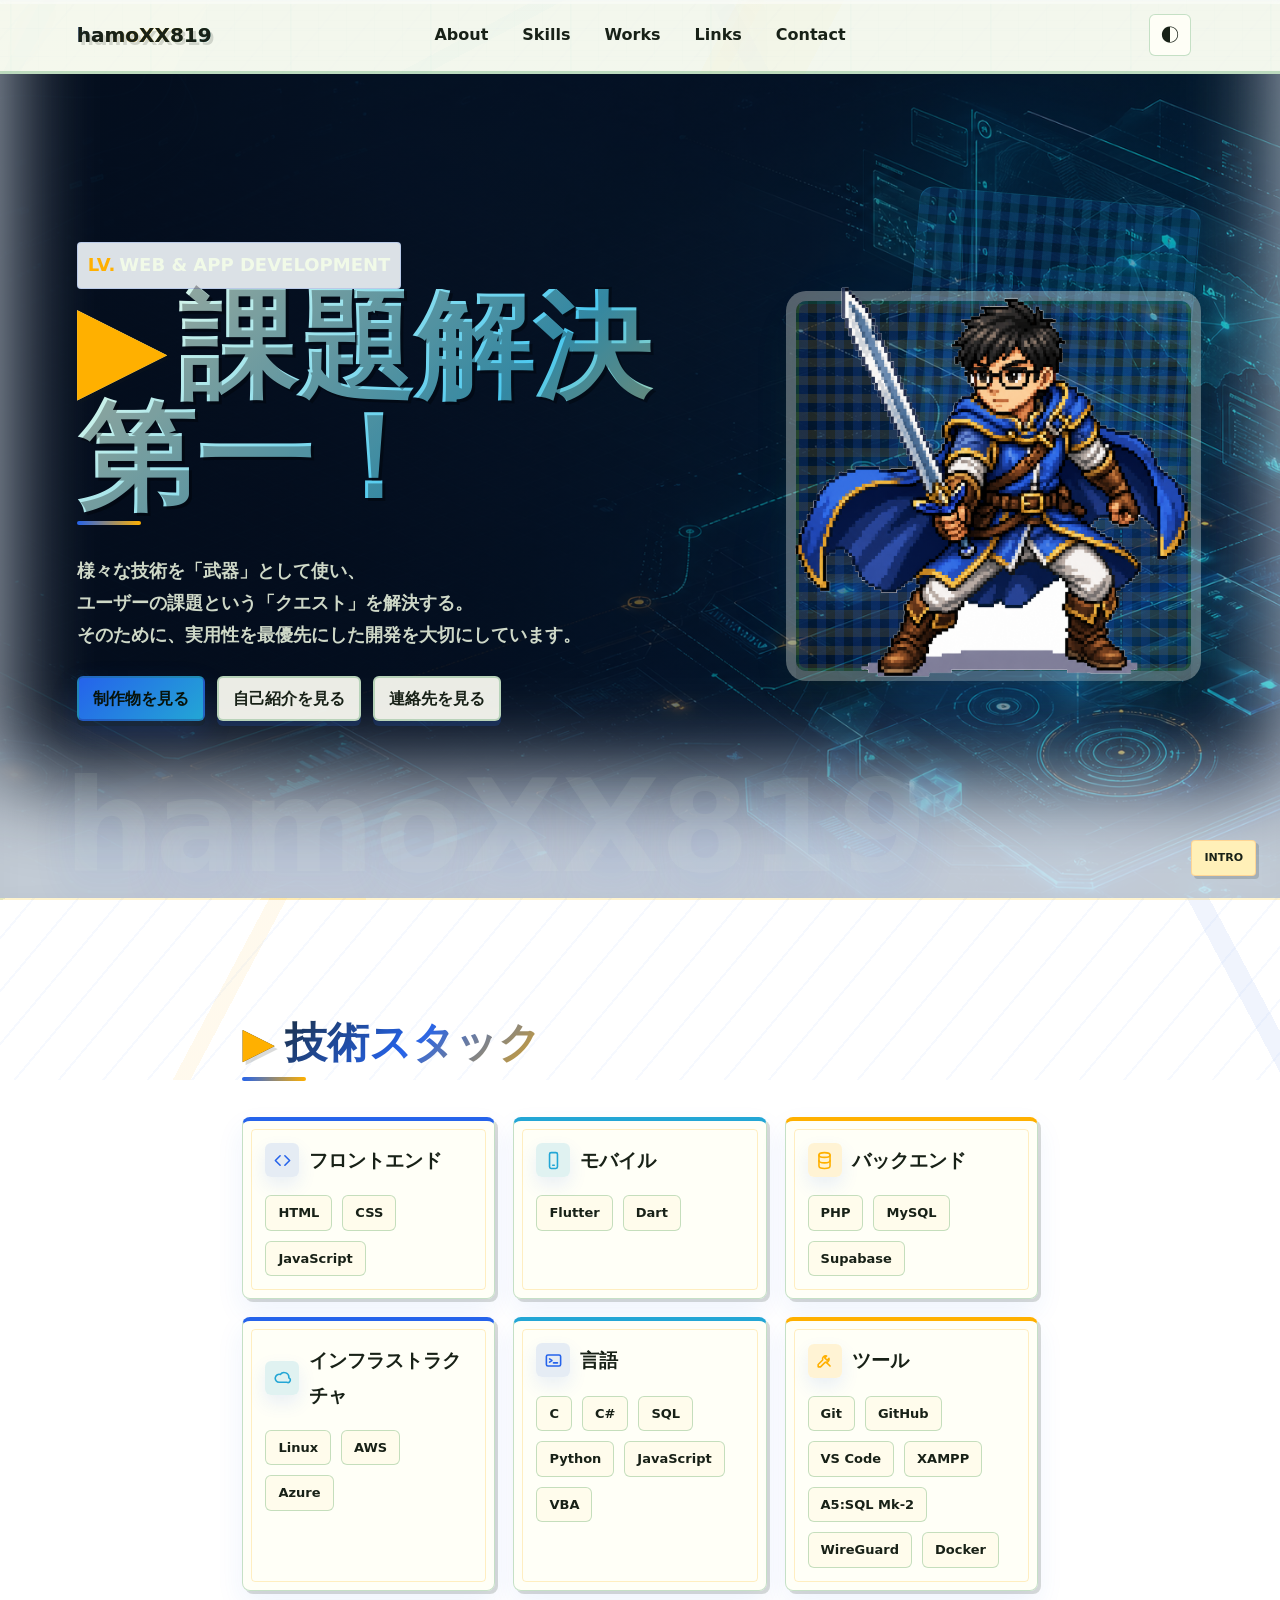
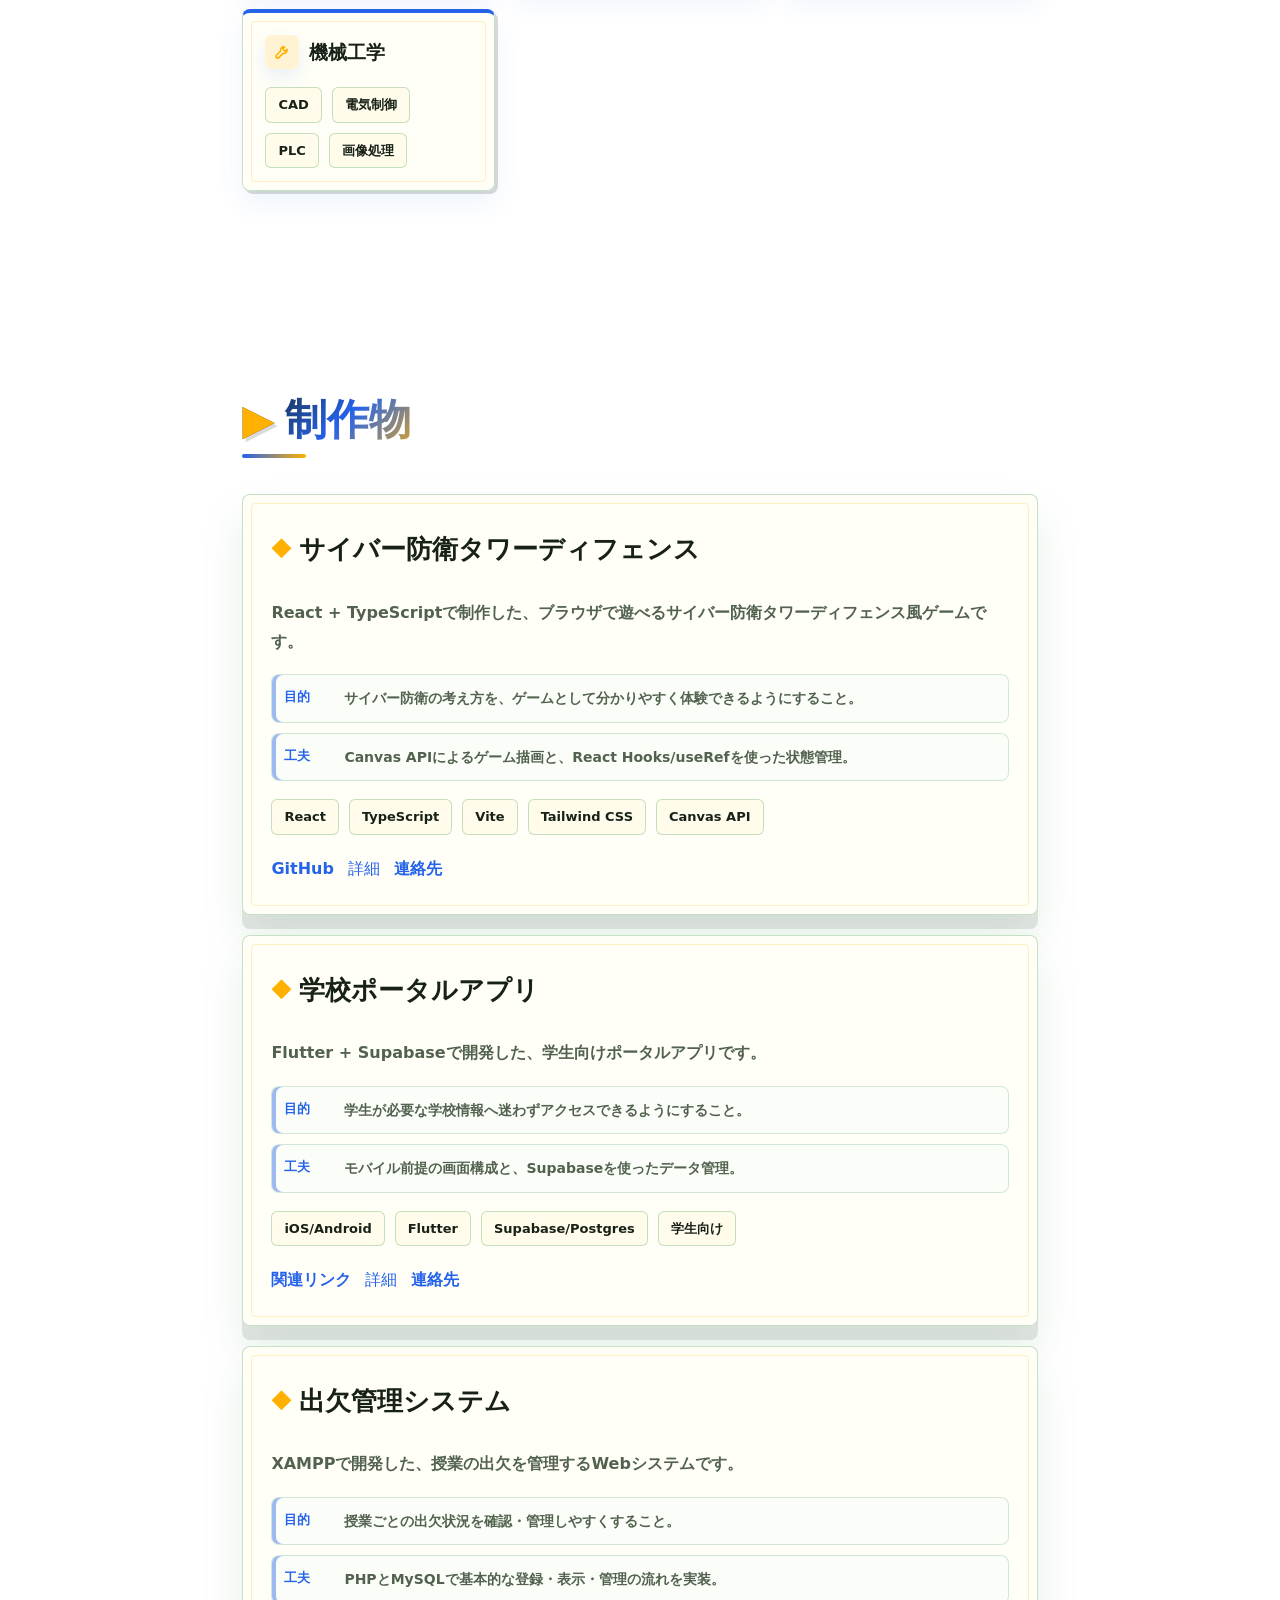
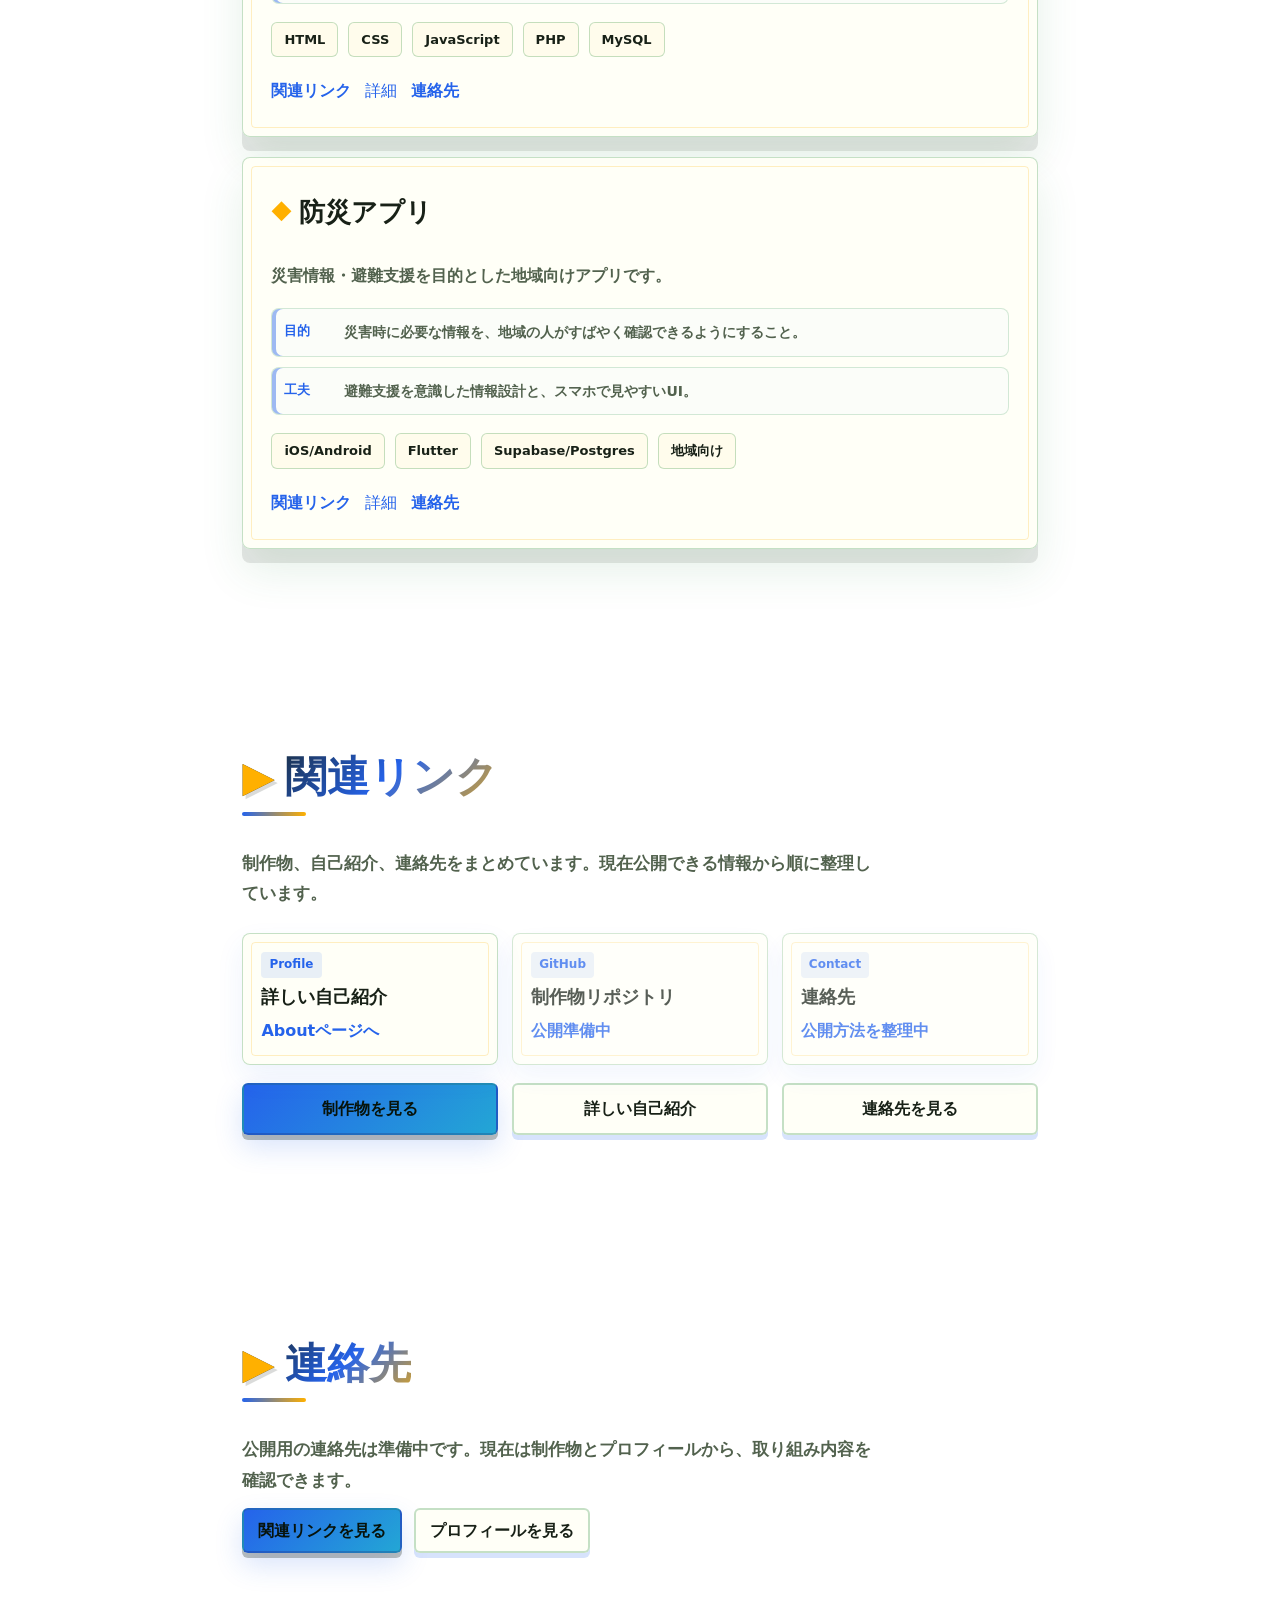
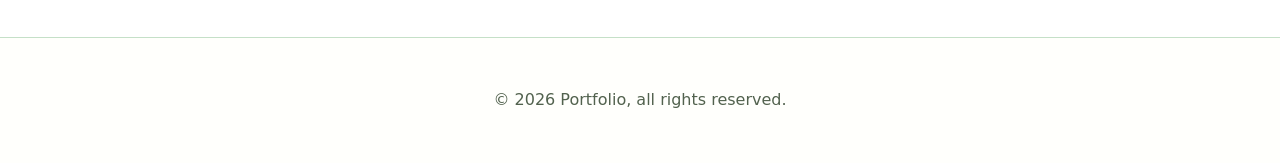
<file: index.html>
<!DOCTYPE html>
<html lang="ja">
<head>
  <meta charset="UTF-8">
  <meta name="viewport" content="width=device-width, initial-scale=1.0">

  <!-- SEO -->
  <title>hamoXX819 | Web・アプリ開発ポートフォリオ</title>
  <meta name="description" content="hamoXX819のポートフォリオサイト。Flutter、Supabase、PHPなどを学びながら、課題解決を意識したWebアプリ・モバイルアプリ制作に取り組んでいます。">
  <meta name="keywords" content="hamoXX819,ポートフォリオ,Web開発,アプリ開発,Flutter,Supabase,PHP">
  <link rel="canonical" href="index.html">

  <!-- OGP -->
  <meta property="og:title" content="hamoXX819 | Web・アプリ開発ポートフォリオ">
  <meta property="og:description" content="課題解決を意識したWebアプリ・モバイルアプリ制作に取り組む、hamoXX819のポートフォリオサイト。">
  <meta property="og:type" content="website">
  <meta property="og:site_name" content="hamoXX819 Portfolio">
  <meta property="og:image" content="images/profile.svg">
  <meta property="og:image:alt" content="プロフィールイメージ">

  <!-- Twitter Card -->
  <meta name="twitter:card" content="summary_large_image">
  <meta name="twitter:title" content="hamoXX819 | Web・アプリ開発ポートフォリオ">
  <meta name="twitter:description" content="Flutter、Supabase、PHPなどを学びながら制作しているポートフォリオサイト。">
  <meta name="twitter:image" content="images/profile.svg">

  <script>
    (function () {
      try {
        const savedTheme = localStorage.getItem('theme');
        const hasSeenIntro = localStorage.getItem('introSplashSeen') === 'true';
        const prefersDark = window.matchMedia('(prefers-color-scheme: dark)').matches;
        document.documentElement.dataset.theme = savedTheme || (prefersDark ? 'dark' : 'light');
        document.documentElement.dataset.introSeen = hasSeenIntro ? 'true' : 'false';
      } catch (error) {
        document.documentElement.dataset.theme = 'light';
        document.documentElement.dataset.introSeen = 'false';
      }
    }());
  </script>

  <meta name="theme-color" content="#f7fbff">
  <link rel="preload" href="style.css" as="style" onload="this.rel='stylesheet'">
  <noscript><link rel="stylesheet" href="style.css"></noscript>
  <link rel="preload" href="images/hero-hud.png" as="image">
  <link rel="preload" href="script.js" as="script">

  <!-- Critical CSS: inline minimal styles for header/hero to reduce render-blocking -->
  <style>
    /* Critical above-the-fold styles */
    html{scroll-behavior:smooth}
    body{margin:0;font-family:"Hiragino Maru Gothic ProN","Yu Gothic","YuGothic","Noto Sans JP",system-ui,-apple-system,BlinkMacSystemFont,"Segoe UI",sans-serif;color:#182117;background:linear-gradient(118deg,rgba(255,255,255,.72) 0 12%,transparent 12% 42%,rgba(255,204,77,.2) 42% 48%,transparent 48%),linear-gradient(152deg,transparent 0 18%,rgba(35,166,213,.13) 18% 19%,transparent 19% 56%,rgba(47,143,70,.12) 56% 57%,transparent 57%),repeating-linear-gradient(0deg,transparent 0 9px,rgba(24,33,23,.045) 9px 10px),linear-gradient(180deg,#eef6ff 0%,#dff8ed 48%,#fff4cf 100%);background-attachment:fixed}
    html[data-theme="dark"] body{color:#f5ffe8;background:linear-gradient(118deg,rgba(76,201,240,.09) 0 12%,transparent 12% 42%,rgba(255,176,0,.12) 42% 48%,transparent 48%),linear-gradient(152deg,transparent 0 18%,rgba(76,201,240,.13) 18% 19%,transparent 19% 56%,rgba(99,224,111,.12) 56% 57%,transparent 57%),repeating-linear-gradient(0deg,transparent 0 9px,rgba(245,255,232,.045) 9px 10px),linear-gradient(180deg,#07111f 0%,#0b1f29 48%,#191334 100%);background-attachment:fixed}
    header{position:sticky;top:0;z-index:10;background:rgba(244,247,234,.86);backdrop-filter:blur(16px);border-bottom:3px solid rgba(47,143,70,.28);padding:12px 6%;display:grid;grid-template-columns:minmax(140px,1fr) auto minmax(140px,1fr);align-items:center}
    html[data-theme="dark"] header{background:rgba(23,24,31,.86);border-bottom-color:rgba(99,224,111,.34)}
    header h1{margin:0;font-size:20px;font-weight:900;color:#182117}
    html[data-theme="dark"] header h1{color:#f5ffe8}
    header h1 a{color:inherit;text-decoration:none}
    .header-actions{display:flex;gap:8px;margin-left:auto}
    nav{justify-self:center}
    .menu-toggle{display:none}
    .intro-splash{position:fixed;inset:0;z-index:100;display:grid;place-items:center;background:linear-gradient(rgba(37,99,235,.12) 1px,transparent 1px),linear-gradient(90deg,rgba(20,184,166,.1) 1px,transparent 1px),linear-gradient(118deg,rgba(255,255,255,.72) 0 12%,transparent 12% 42%,rgba(255,204,77,.2) 42% 48%,transparent 48%),linear-gradient(180deg,#eef6ff 0%,#dff8ed 48%,#fff4cf 100%);background-size:24px 24px,24px 24px,auto,auto}
    html[data-intro-seen="true"] .intro-splash{display:none}
    .intro-splash__title{font-size:clamp(34px,7vw,72px);font-weight:900;line-height:1.1;letter-spacing:0;color:#182117;text-shadow:3px 3px 0 rgba(24,33,23,.16)}
    .hero{position:relative;isolation:isolate;display:grid;grid-template-columns:minmax(0,1fr) minmax(260px,420px);gap:32px;align-items:center;max-width:none;min-height:calc(100vh - 76px);padding:72px max(24px,6%) 80px;overflow:hidden;background:linear-gradient(90deg,rgba(4,13,28,.9) 0%,rgba(4,13,28,.66) 42%,rgba(4,13,28,.28) 100%),url("images/hero-hud.png") center/cover no-repeat;color:#f5ffe8}
    .hero .hero-stage{position:absolute;left:max(18px,5%);right:max(18px,5%);bottom:18px;z-index:-1;max-width:none;margin:0;color:rgba(245,255,232,.08);font-size:128px;font-weight:900;line-height:.82;overflow-wrap:anywhere}
    .hero h2{font-size:118px;font-weight:900;line-height:.95;margin:0 0 18px;text-shadow:3px 3px 0 rgba(0,0,0,.32);background:linear-gradient(135deg,#f5ffe8 0%,#4cc9f0 58%,#ffd166 100%);-webkit-background-clip:text;background-clip:text;color:transparent}
    .hero p{color:rgba(245,255,232,.84)}
    .hero-visual img{width:100%;height:auto;border-radius:16px}
    .scroll-progress{position:fixed;top:0;left:0;width:100%;height:4px}
    @media(max-width:1000px){.hero h2{font-size:86px}.hero .hero-stage{font-size:92px}}
    @media(max-width:768px){.hero{grid-template-columns:1fr;gap:20px;padding:54px 6% 70px}.hero h2{font-size:68px}.hero-visual{max-width:360px;margin-inline:auto}.hero .hero-stage{font-size:72px}}
    @media(max-width:600px){.menu-toggle{display:flex}.hero{min-height:auto;padding-top:46px}.hero h2{font-size:48px}.hero .hero-stage{font-size:48px}}
    @media(max-width:600px){header{display:flex}}
  </style>
</head>
<body>

<div class="intro-splash" id="intro-splash" aria-hidden="true">
  <div class="intro-splash__inner">
    <p class="intro-splash__title">Hello, World!</p>
  </div>
</div>

<header>
  <h1><a href="index.html">hamoXX819</a></h1>

  <nav id="menu" role="navigation" aria-label="メインナビゲーション" aria-hidden="false">
    <a href="about.html">About</a>
    <a href="#skills">Skills</a>
    <a href="#works">Works</a>
    <a href="#links">Links</a>
    <a href="#contact">Contact</a>
  </nav>

  <div class="header-actions">
    <button class="theme-toggle" type="button" aria-label="ダークモードに切り替え" aria-pressed="false">◐</button>
    <button class="menu-toggle" aria-label="メニュー" aria-controls="menu" aria-expanded="false">
      <span></span>
      <span></span>
      <span></span>
    </button>
  </div>
</header>

<div class="scroll-progress" aria-hidden="true">
  <span id="scroll-progress-bar"></span>
</div>

<div class="scene-indicator" id="scene-indicator" aria-hidden="true">INTRO</div>

<main>
  <section class="hero" data-scene="intro">
    <p class="hero-stage" aria-hidden="true">hamoXX819</p>
    <div class="hero-copy">
      <p class="eyebrow">Web &amp; App Development</p>
      <h2>課題解決第一！</h2>
      <p>
        様々な技術を「武器」として使い、<br>
        ユーザーの課題という「クエスト」を解決する。<br>
        そのために、実用性を最優先にした開発を大切にしています。<br>
      </p>
      <div class="hero-actions" aria-label="主要リンク">
        <a class="btn btn-primary" href="#works">制作物を見る</a>
        <a class="btn btn-ghost" href="about.html">自己紹介を見る</a>
        <a class="btn btn-ghost" href="#contact">連絡先を見る</a>
      </div>
    </div>
    <figure class="hero-visual">
      <img src="images/profile.svg" alt="プロフィールイメージ" decoding="async" fetchpriority="high" width="480" height="480">
    </figure>
  </section>

  <section id="skills" data-scene="skills">
    <h2>技術スタック</h2>
    <div class="skill-grid" data-card-list="skills"></div>
  </section>

  <section id="works" data-scene="works">
    <h2>制作物</h2>
    <div data-card-list="works" data-card-actions="true"></div>
  </section>

  <section id="links" data-scene="links">
    <h2>関連リンク</h2>
    <p class="section-lead">
      制作物、自己紹介、連絡先をまとめています。現在公開できる情報から順に整理しています。
    </p>
    <div class="link-list" aria-label="リンクの公開状況">
      <div class="link-item">
        <span class="link-item__label">Profile</span>
        <strong>詳しい自己紹介</strong>
        <a href="about.html">Aboutページへ</a>
      </div>
      <div class="link-item is-muted">
        <span class="link-item__label">GitHub</span>
        <strong>制作物リポジトリ</strong>
        <span>公開準備中</span>
      </div>
      <div class="link-item is-muted">
        <span class="link-item__label">Contact</span>
        <strong>連絡先</strong>
        <span>公開方法を整理中</span>
      </div>
    </div>
    <div class="link-actions">
      <a class="btn btn-primary" href="#works">制作物を見る</a>
      <a class="btn btn-ghost" href="about.html">詳しい自己紹介</a>
      <a class="btn btn-ghost" href="#contact">連絡先を見る</a>
    </div>
  </section>

  <section id="contact" data-scene="contact">
    <h2>連絡先</h2>
    <p class="section-lead">
      公開用の連絡先は準備中です。現在は制作物とプロフィールから、取り組み内容を確認できます。
    </p>
    <div class="contact-actions">
      <a class="btn btn-primary" href="#links">関連リンクを見る</a>
      <a class="btn btn-ghost" href="about.html">プロフィールを見る</a>
    </div>
  </section>
</main>

<footer>
  <p>© 2026 Portfolio, all rights reserved.</p>
</footer>

<script src="script.js" defer></script>

<!-- Modal for card details -->
<div id="card-modal" class="modal" role="dialog" aria-modal="true" aria-hidden="true">
  <div class="modal-overlay" data-close="true"></div>
  <div class="modal-dialog" role="document">
    <div class="modal-header">
      <h3 id="modal-title">Title</h3>
      <button class="modal-close" aria-label="閉じる">✕</button>
    </div>
    <div id="modal-body" class="modal-body">
      <p>詳細内容</p>
    </div>
  </div>
</div>

</body>
</html>
</file>
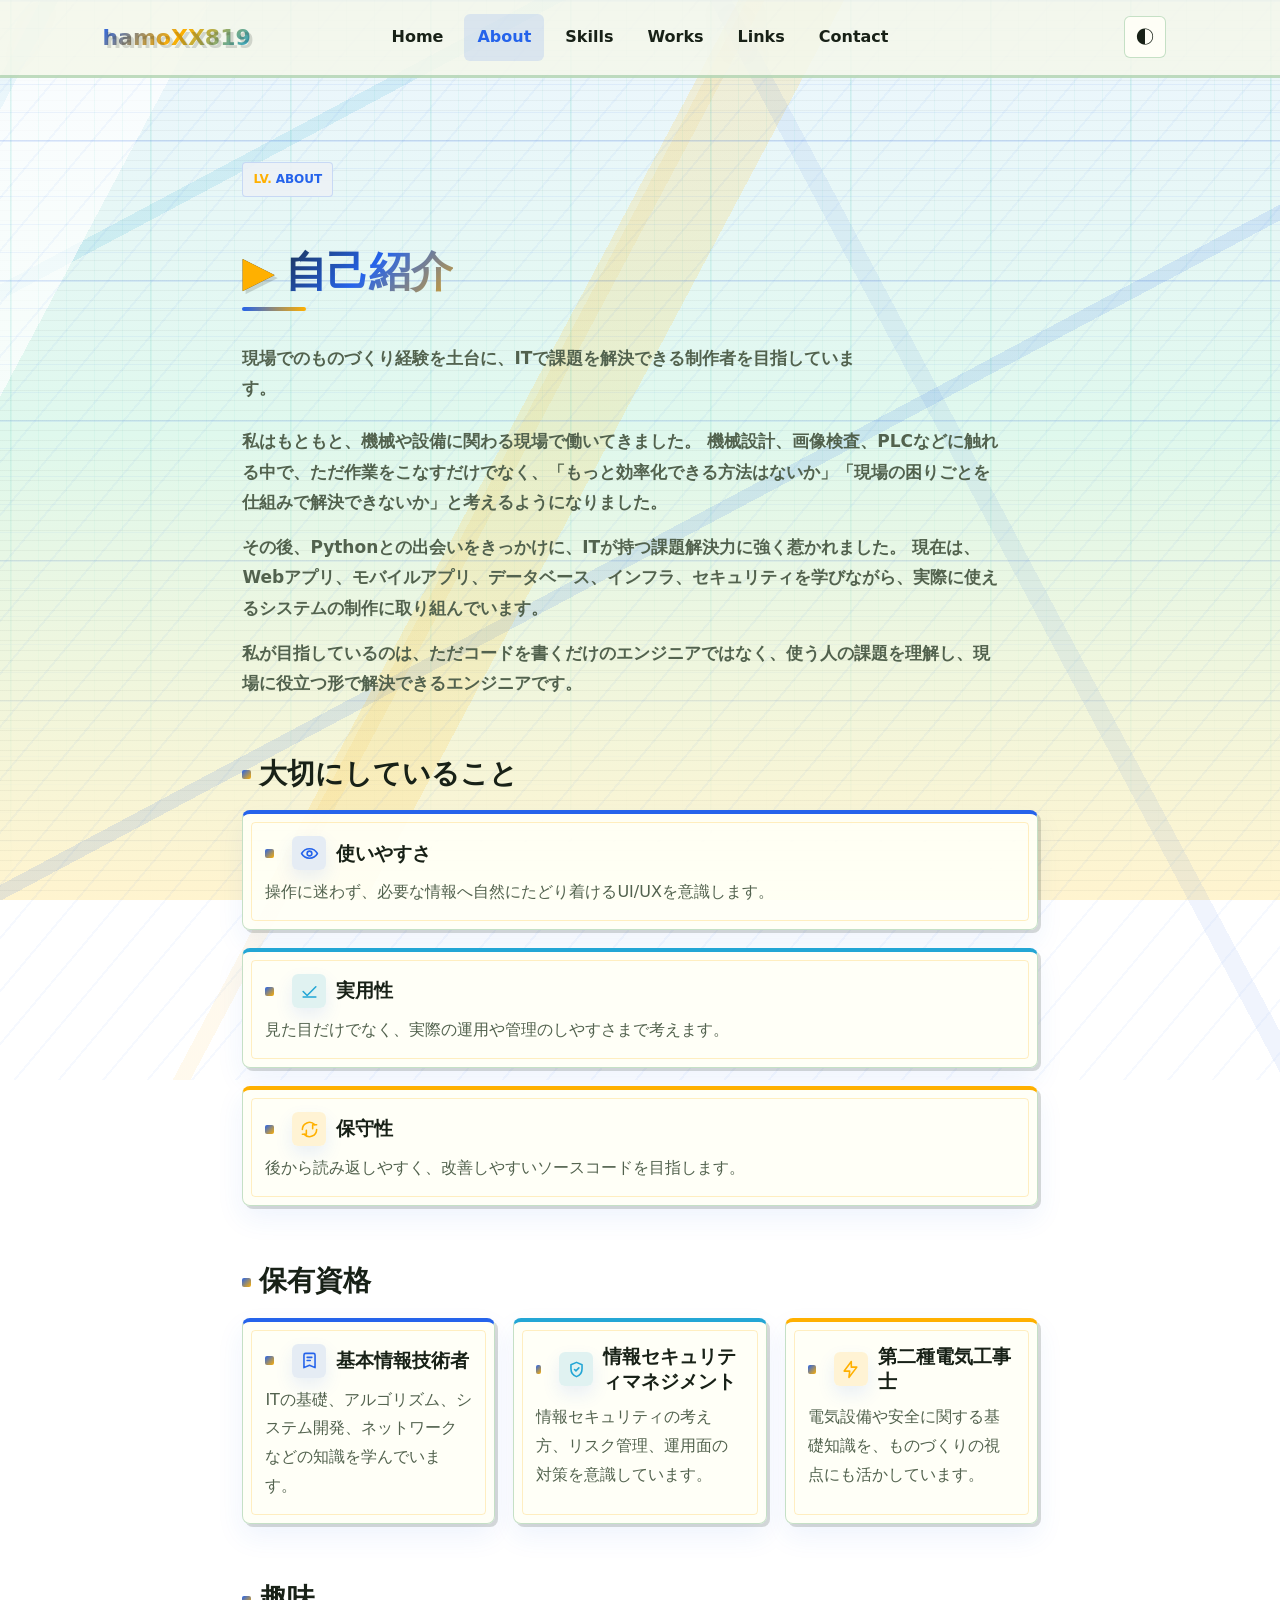
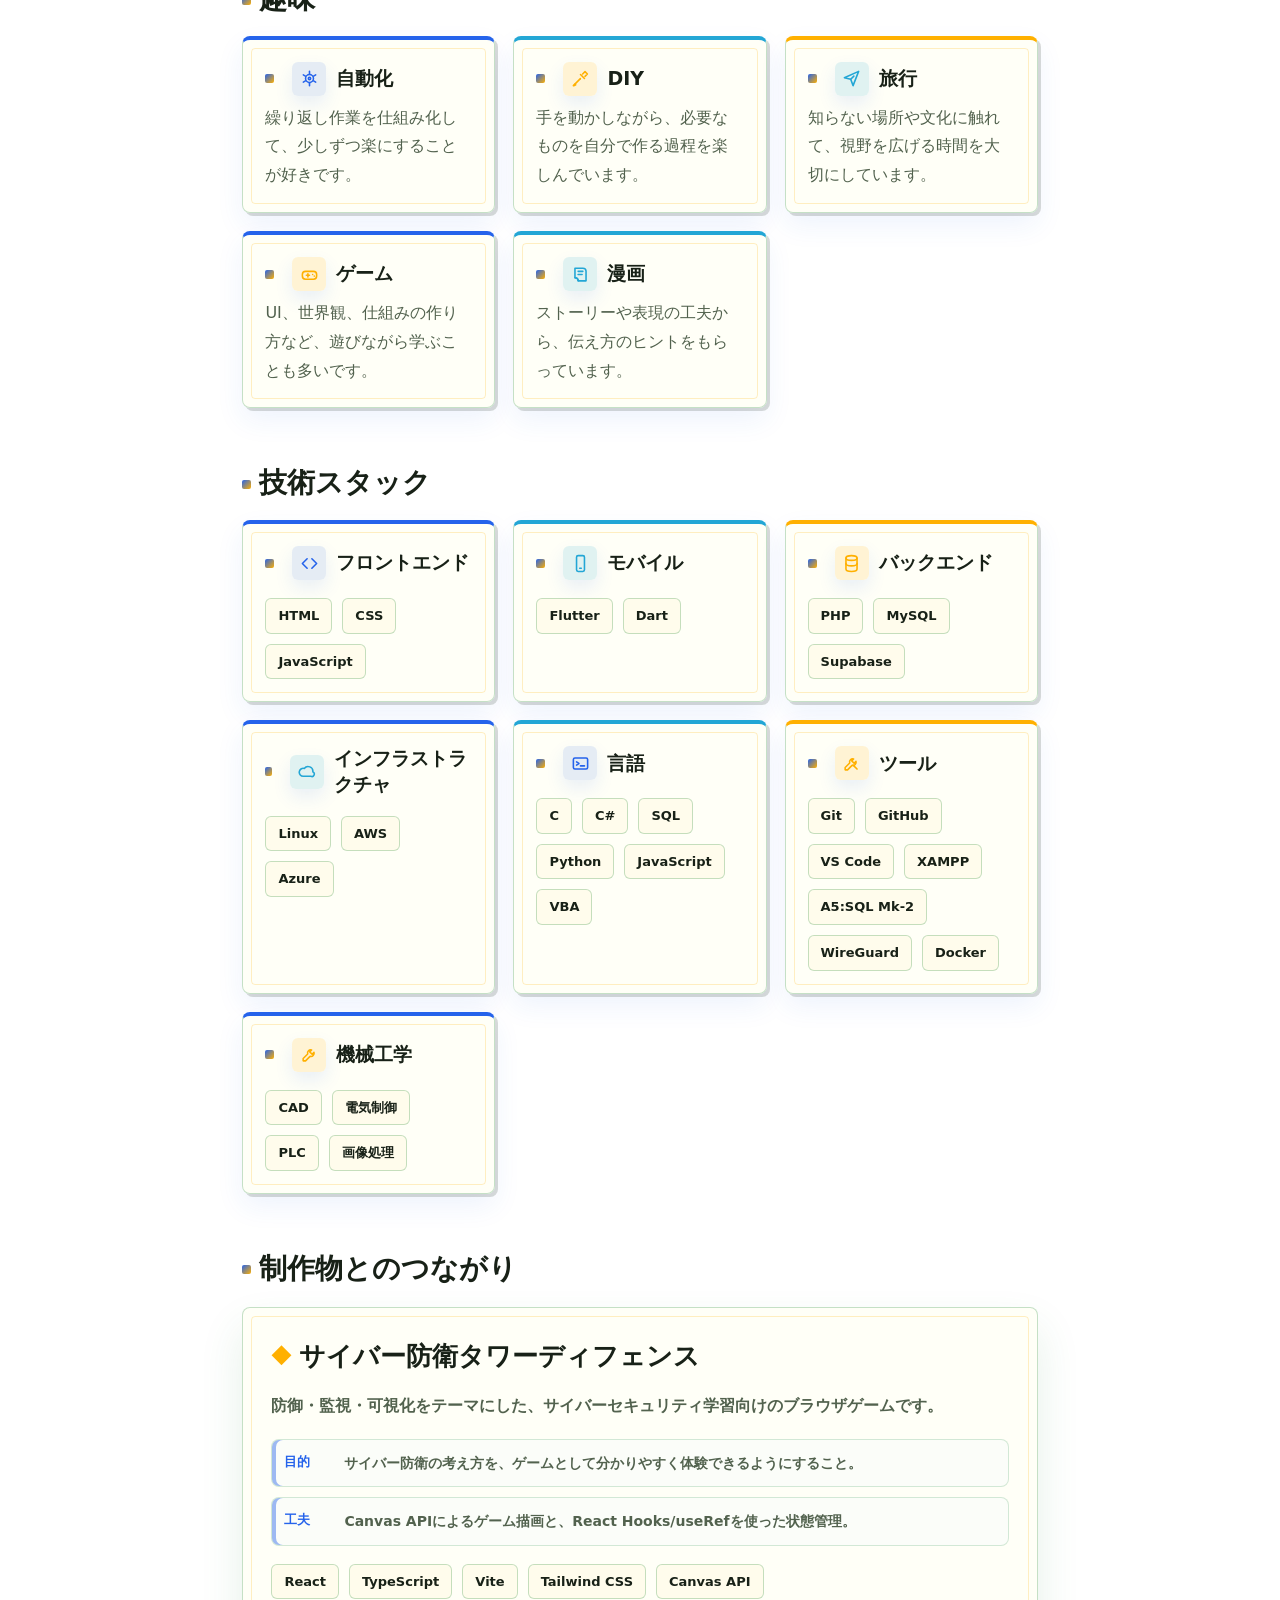
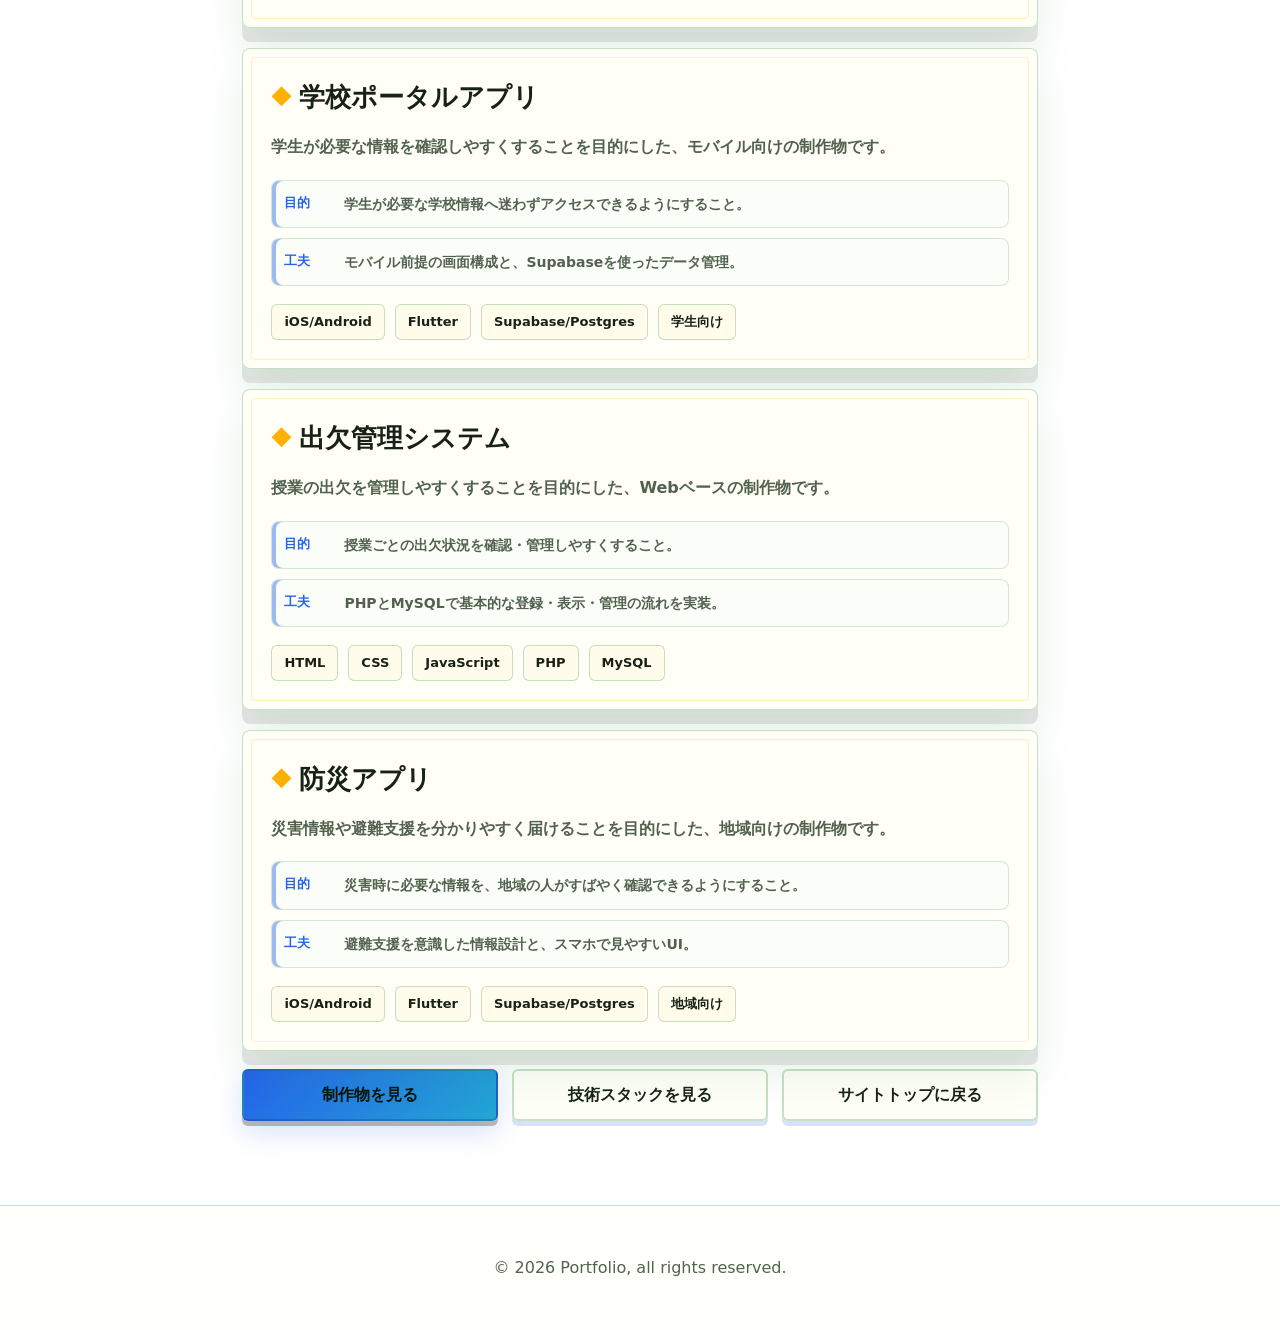
<file: about.html>
<!DOCTYPE html>
<html lang="ja">
<head>
  <meta charset="UTF-8">
  <meta name="viewport" content="width=device-width, initial-scale=1.0">
  <title>About | hamoXX819 ポートフォリオ</title>
  <meta name="description" content="hamoXX819の自己紹介ページ。機械・設備に関わる現場経験を土台に、Webアプリ、モバイルアプリ、データベース、インフラなどを学んでいます。">
  <link rel="canonical" href="about.html">
  <meta property="og:title" content="About | hamoXX819 ポートフォリオ">
  <meta property="og:description" content="現場でのものづくり経験を土台に、ITで課題解決に取り組むhamoXX819の自己紹介ページ。">
  <meta property="og:type" content="profile">
  <meta property="og:site_name" content="hamoXX819 Portfolio">
  <meta property="og:image" content="images/profile.svg">
  <meta property="og:image:alt" content="プロフィールイメージ">
  <meta name="twitter:card" content="summary_large_image">
  <meta name="twitter:title" content="About | hamoXX819 ポートフォリオ">
  <meta name="twitter:description" content="現場経験とIT学習を活かして課題解決に取り組む自己紹介ページ。">
  <meta name="twitter:image" content="images/profile.svg">
  <script>
    (function () {
      try {
        const savedTheme = localStorage.getItem('theme');
        const prefersDark = window.matchMedia('(prefers-color-scheme: dark)').matches;
        document.documentElement.dataset.theme = savedTheme || (prefersDark ? 'dark' : 'light');
      } catch (error) {
        document.documentElement.dataset.theme = 'light';
      }
    }());
  </script>
  <link rel="stylesheet" href="style.css">
  <link rel="preload" href="script.js" as="script">
</head>
<body>
<header>
  <h1><a href="index.html">hamoXX819</a></h1>

  <nav id="menu" role="navigation" aria-label="メインナビゲーション" aria-hidden="false">
    <a href="index.html">Home</a>
    <a href="about.html" aria-current="page">About</a>
    <a href="index.html#skills">Skills</a>
    <a href="index.html#works">Works</a>
    <a href="index.html#links">Links</a>
    <a href="index.html#contact">Contact</a>
  </nav>

  <div class="header-actions">
    <button class="theme-toggle" type="button" aria-label="ダークモードに切り替え" aria-pressed="false">◐</button>
    <button class="menu-toggle" aria-label="メニュー" aria-controls="menu" aria-expanded="false">
      <span></span>
      <span></span>
      <span></span>
    </button>
  </div>
</header>

<main>
  <section class="content">
    <p class="eyebrow">About</p>
    <h2>自己紹介</h2>
    <p class="section-lead">
      現場でのものづくり経験を土台に、ITで課題を解決できる制作者を目指しています。
    </p>

    <div class="about-story">
      <p>
      私はもともと、機械や設備に関わる現場で働いてきました。
      機械設計、画像検査、PLCなどに触れる中で、ただ作業をこなすだけでなく、「もっと効率化できる方法はないか」「現場の困りごとを仕組みで解決できないか」と考えるようになりました。
      </p>

      <p>
      その後、Pythonとの出会いをきっかけに、ITが持つ課題解決力に強く惹かれました。
      現在は、Webアプリ、モバイルアプリ、データベース、インフラ、セキュリティを学びながら、実際に使えるシステムの制作に取り組んでいます。
      </p>

      <p>
      私が目指しているのは、ただコードを書くだけのエンジニアではなく、使う人の課題を理解し、現場に役立つ形で解決できるエンジニアです。
      </p>
    </div>

    <h3>大切にしていること</h3>
    <div class="skill-grid principle-list" data-card-list="principles"></div>

    <h3>保有資格</h3>
    <div class="skill-grid" data-card-list="certifications"></div>

    <h3>趣味</h3>
    <div class="skill-grid" data-card-list="hobbies"></div>

    <h3>技術スタック</h3>
    <div class="skill-grid" data-card-list="skills"></div>

    <h3>制作物とのつながり</h3>
    <div data-card-list="works"></div>

    <div class="link-actions">
      <a class="btn btn-primary" href="index.html#works">制作物を見る</a>
      <a class="btn btn-ghost" href="index.html#skills">技術スタックを見る</a>
      <a class="btn btn-ghost" href="index.html">サイトトップに戻る</a>
    </div>
  </section>
</main>

<footer>
  <p>© 2026 Portfolio, all rights reserved.</p>
</footer>

<script src="script.js" defer></script>
</body>
</html>
</file>
<file: style.css>
/* CSS Variables */
:root {
  --bg: #eef6ff;
  --bg-strong: #dff8ed;
  --bg-end: #fff4cf;
  --shine: rgba(255, 255, 255, 0.72);
  --warm-band: rgba(255, 204, 77, 0.2);
  --game-grid: rgba(37, 99, 235, 0.12);
  --game-grid-strong: rgba(20, 184, 166, 0.18);
  --scanline: rgba(24, 33, 23, 0.045);
  --text: #182117;
  --sub: #52624e;
  --scene-main: #2f8f46;
  --accent: #ffb000;
  --accent-soft: #fff0b8;
  --accent-2: #23a6d5;
  --danger: #ef476f;
  --card: rgba(255, 255, 247, 0.92);
  --border: rgba(47, 143, 70, 0.28);
  --header-bg: rgba(244, 247, 234, 0.86);
  --shadow-soft: 0 14px 0 rgba(24, 33, 23, 0.1), 0 22px 44px rgba(47, 143, 70, 0.12);
  --pixel-shadow: 3px 3px 0 rgba(24, 33, 23, 0.16);
}

html[data-theme="dark"] {
  --bg: #07111f;
  --bg-strong: #0b1f29;
  --bg-end: #191334;
  --shine: rgba(76, 201, 240, 0.09);
  --warm-band: rgba(255, 176, 0, 0.12);
  --game-grid: rgba(76, 201, 240, 0.12);
  --game-grid-strong: rgba(99, 224, 111, 0.16);
  --scanline: rgba(245, 255, 232, 0.045);
  --text: #f5ffe8;
  --sub: #bfd4b8;
  --scene-main: #63e06f;
  --accent: #ffd166;
  --accent-soft: rgba(255, 209, 102, 0.16);
  --accent-2: #4cc9f0;
  --danger: #ff5d8f;
  --card: rgba(24, 27, 32, 0.9);
  --border: rgba(99, 224, 111, 0.34);
  --header-bg: rgba(23, 24, 31, 0.86);
  --shadow-soft: 0 14px 0 rgba(0, 0, 0, 0.22), 0 24px 52px rgba(0, 0, 0, 0.34);
  --pixel-shadow: 3px 3px 0 rgba(0, 0, 0, 0.38);
}

/* Keyframe Animations */
@keyframes fadeIn {
  from {
    opacity: 0;
  }
  to {
    opacity: 1;
  }
}

@keyframes slideUpFade {
  from {
    opacity: 0;
    transform: translateY(30px);
  }
  to {
    opacity: 1;
    transform: translateY(0);
  }
}

@keyframes slideInTitle {
  from {
    opacity: 0;
    transform: translateY(12px);
  }
  to {
    opacity: 1;
    transform: translateY(0);
  }
}

@keyframes introTitleIn {
  0% {
    opacity: 0;
    transform: translateY(14px);
    filter: blur(6px);
  }
  42%,
  68% {
    opacity: 1;
    transform: translateY(0);
    filter: blur(0);
  }
  100% {
    opacity: 0;
    transform: translateY(-18px);
    filter: blur(4px);
  }
}

@keyframes loadingRing {
  0% {
    transform: rotate(0deg);
  }
  100% {
    transform: rotate(360deg);
  }
}

@keyframes introSplashOut {
  0%,
  62% {
    opacity: 1;
    transform: translateY(0);
    visibility: visible;
  }
  100% {
    opacity: 0;
    transform: translateY(-100%);
    visibility: hidden;
  }
}

/* Reset & Base Styles */
* {
  box-sizing: border-box;
}

html {
  scroll-behavior: smooth;
  scroll-padding-top: var(--header-offset, 96px);
}

body {
  position: relative;
  isolation: isolate;
  margin: 0;
  font-family: "Hiragino Maru Gothic ProN", "Yu Gothic", "YuGothic", "Noto Sans JP", system-ui, -apple-system, BlinkMacSystemFont, "Segoe UI", sans-serif;
  background:
    linear-gradient(118deg, var(--shine) 0 12%, transparent 12% 42%, var(--warm-band) 42% 48%, transparent 48%),
    linear-gradient(152deg, transparent 0 18%, color-mix(in srgb, var(--accent-2) 13%, transparent) 18% 19%, transparent 19% 56%, color-mix(in srgb, var(--scene-main) 12%, transparent) 56% 57%, transparent 57%),
    repeating-linear-gradient(0deg, transparent 0 9px, var(--scanline) 9px 10px),
    linear-gradient(180deg, var(--bg) 0%, var(--bg-strong) 48%, var(--bg-end) 100%);
  background-attachment: fixed;
  color: var(--text);
  line-height: 1.8;
  animation: fadeIn 0.6s ease-in-out;
  transition: color 0.45s ease;
  overflow-x: clip;
}

section[id] {
  scroll-margin-top: calc(var(--header-offset, 96px) + 12px);
}

body.scene-intro {
  --scene-main: #2563eb;
}

body.scene-skills {
  --scene-main: #0891b2;
}

body.scene-works {
  --scene-main: #14b8a6;
}

body.scene-links {
  --scene-main: #db2777;
}

body.scene-contact {
  --scene-main: #f97316;
}

body::before {
  content: "";
  position: fixed;
  inset: 0;
  z-index: -1;
  pointer-events: none;
  opacity: 0.72;
  transition: background 0.8s ease, opacity 0.6s ease;
  background-image:
    linear-gradient(var(--game-grid) 1px, transparent 1px),
    linear-gradient(90deg, var(--game-grid) 1px, transparent 1px),
    linear-gradient(var(--game-grid-strong) 2px, transparent 2px),
    linear-gradient(90deg, var(--game-grid-strong) 2px, transparent 2px);
  background-position: center top;
  background-size: 28px 28px, 28px 28px, 140px 140px, 140px 140px;
  mask-image: linear-gradient(180deg, black 0%, rgba(0, 0, 0, 0.7) 52%, transparent 100%);
}

body::after {
  content: "";
  position: fixed;
  inset: -20% -10%;
  z-index: -1;
  pointer-events: none;
  opacity: 0.42;
  background-image:
    linear-gradient(118deg, transparent 0 12%, color-mix(in srgb, var(--accent-2) 16%, transparent) 12% 12.8%, transparent 12.8% 44%, color-mix(in srgb, var(--accent) 16%, transparent) 44% 44.8%, transparent 44.8%),
    linear-gradient(62deg, transparent 0 64%, color-mix(in srgb, var(--scene-main) 16%, transparent) 64% 65%, transparent 65%),
    repeating-linear-gradient(130deg, color-mix(in srgb, var(--scene-main) 10%, transparent) 0 2px, transparent 2px 34px);
  mix-blend-mode: multiply;
  transition: opacity 0.6s ease;
}

html[data-theme="dark"] body::after {
  mix-blend-mode: screen;
}

body.scene-intro::before {
  background-image:
    linear-gradient(rgba(37, 99, 235, 0.1) 1px, transparent 1px),
    linear-gradient(90deg, rgba(20, 184, 166, 0.08) 1px, transparent 1px),
    linear-gradient(rgba(37, 99, 235, 0.16) 2px, transparent 2px),
    linear-gradient(90deg, rgba(20, 184, 166, 0.12) 2px, transparent 2px);
}

body.scene-skills::before {
  background-image:
    linear-gradient(rgba(8, 145, 178, 0.1) 1px, transparent 1px),
    linear-gradient(90deg, rgba(249, 115, 22, 0.06) 1px, transparent 1px),
    linear-gradient(rgba(8, 145, 178, 0.16) 2px, transparent 2px),
    linear-gradient(90deg, rgba(249, 115, 22, 0.1) 2px, transparent 2px);
}

body.scene-works::before {
  background-image:
    linear-gradient(rgba(20, 184, 166, 0.1) 1px, transparent 1px),
    linear-gradient(90deg, rgba(37, 99, 235, 0.06) 1px, transparent 1px),
    linear-gradient(rgba(20, 184, 166, 0.16) 2px, transparent 2px),
    linear-gradient(90deg, rgba(37, 99, 235, 0.1) 2px, transparent 2px);
}

body.scene-links::before {
  background-image:
    linear-gradient(rgba(219, 39, 119, 0.09) 1px, transparent 1px),
    linear-gradient(90deg, rgba(249, 115, 22, 0.06) 1px, transparent 1px),
    linear-gradient(rgba(219, 39, 119, 0.14) 2px, transparent 2px),
    linear-gradient(90deg, rgba(249, 115, 22, 0.1) 2px, transparent 2px);
}

body.scene-contact::before {
  background-image:
    linear-gradient(rgba(249, 115, 22, 0.1) 1px, transparent 1px),
    linear-gradient(90deg, rgba(20, 184, 166, 0.06) 1px, transparent 1px),
    linear-gradient(rgba(249, 115, 22, 0.14) 2px, transparent 2px),
    linear-gradient(90deg, rgba(20, 184, 166, 0.1) 2px, transparent 2px);
}

body.scene-skills::after {
  opacity: 0.24;
}

body.scene-works::after {
  opacity: 0.28;
}

body.scene-links::after {
  opacity: 0.26;
}

body.scene-contact::after {
  opacity: 0.22;
}

body.scene-works .card,
body.scene-contact .card {
  box-shadow: var(--shadow-soft);
}

/* Header & Navigation */
header {
  position: sticky;
  top: 0;
  z-index: 10;
  background: var(--header-bg);
  backdrop-filter: blur(16px);
  border-bottom: 3px solid var(--border);
  padding: 14px 8%;
  display: grid;
  grid-template-columns: minmax(150px, 1fr) auto minmax(150px, 1fr);
  column-gap: 20px;
  align-items: center;
}

.header-actions {
  display: flex;
  gap: 8px;
  align-items: center;
  justify-self: end;
  margin-left: 0;
}

header h1 {
  justify-self: start;
  margin: 0;
  font-size: 22px;
  font-weight: 900;
  color: var(--text);
  transition: color 0.45s ease;
}

header h1 a {
  color: inherit;
  text-decoration: none;
  background: linear-gradient(135deg, var(--scene-main), var(--accent), var(--accent-2));
  -webkit-background-clip: text;
  background-clip: text;
  color: transparent;
  text-shadow: var(--pixel-shadow);
}

.scroll-progress {
  position: fixed;
  top: 0;
  left: 0;
  width: 100%;
  height: 4px;
  z-index: 20;
  background: rgba(255, 255, 255, 0.45);
  backdrop-filter: blur(4px);
}

.scroll-progress #scroll-progress-bar {
  display: block;
  width: 100%;
  height: 100%;
  transform-origin: left center;
  transform: scaleX(0);
  background: linear-gradient(90deg, var(--accent), var(--accent-2), var(--scene-main));
  transition: background 0.45s ease;
}

.scene-indicator {
  position: fixed;
  right: 24px;
  bottom: 24px;
  z-index: 18;
  padding: 7px 12px;
  border-radius: 4px;
  font-size: 11px;
  letter-spacing: 0;
  font-weight: 900;
  color: var(--text);
  background: var(--accent-soft);
  border: 1px solid rgba(249, 115, 22, 0.22);
  box-shadow: var(--pixel-shadow);
  transition: background 0.45s ease, transform 0.3s ease;
}

body.scene-intro .scene-indicator {
  transform: translateY(0);
}

body.scene-skills .scene-indicator,
body.scene-works .scene-indicator,
body.scene-contact .scene-indicator {
  transform: translateY(-2px);
}

.theme-toggle {
  border: 1px solid var(--border);
  background: color-mix(in srgb, var(--card) 88%, white);
  color: var(--text);
  width: 42px;
  height: 42px;
  border-radius: 6px;
  cursor: pointer;
  margin-left: auto;
  margin-right: 12px;
  font-size: 18px;
  display: inline-flex;
  align-items: center;
  justify-content: center;
  transition: transform 0.2s ease, background 0.2s ease, color 0.2s ease;
}

.theme-toggle:hover {
  transform: translateY(-1px);
}

.theme-toggle:focus-visible,
.menu-toggle:focus-visible,
nav a:focus-visible,
.btn:focus-visible,
.card-links a:focus-visible,
.card-detail:focus-visible,
#contact a:focus-visible {
  outline: 2px solid var(--scene-main);
  outline-offset: 3px;
}

nav {
  display: flex;
  gap: 8px;
  align-items: center;
  justify-self: center;
}

nav a {
  color: var(--text);
  text-decoration: none;
  font-weight: 800;
  border: 1px solid transparent;
  border-radius: 6px;
  padding: 8px 12px;
  transition: color 0.3s, background 0.3s, border-color 0.3s;
}

nav a:hover {
  background: color-mix(in srgb, var(--scene-main) 10%, transparent);
  border-color: var(--border);
  color: var(--scene-main);
  box-shadow: inset 0 -3px 0 color-mix(in srgb, var(--scene-main) 26%, transparent);
}

nav a.is-active {
  background: color-mix(in srgb, var(--scene-main) 12%, transparent);
  color: var(--scene-main);
}

nav a[aria-current="page"] {
  background: color-mix(in srgb, var(--scene-main) 12%, transparent);
  color: var(--scene-main);
}

/* Hamburger Menu */
.menu-toggle {
  display: none;
  flex-direction: column;
  background: none;
  border: none;
  cursor: pointer;
  padding: 0;
  gap: 6px;
}

.menu-toggle span {
  width: 24px;
  height: 3px;
  background: var(--text);
  border-radius: 2px;
  transition: all 0.3s;
}

.menu-toggle.active span:nth-child(1) {
  transform: rotate(45deg) translate(8px, 8px);
}

.menu-toggle.active span:nth-child(2) {
  opacity: 0;
}

.menu-toggle.active span:nth-child(3) {
  transform: rotate(-45deg) translate(7px, -7px);
}

/* Sections */
section {
  max-width: 1000px;
  margin: 0 auto;
  padding: 84px 8%;
  opacity: 0;
  animation: fadeIn 0.6s ease-out forwards;
}

section.in-view {
  animation: fadeIn 0.6s ease-out forwards;
}

section h2 {
  font-size: clamp(30px, 4vw, 42px);
  line-height: 1.25;
  font-weight: 900;
  margin-bottom: 24px;
  position: relative;
  padding-bottom: 12px;
  width: fit-content;
  background: linear-gradient(135deg, var(--text) 0%, var(--scene-main) 52%, var(--accent) 100%);
  -webkit-background-clip: text;
  background-clip: text;
  color: transparent;
  opacity: 0;
  transform: translateY(12px);
  transition: opacity 0.4s ease, transform 0.4s ease;
}

section.in-view h2 {
  animation: slideInTitle 0.6s ease-out forwards;
}

section h2::after {
  content: "";
  display: block;
  width: 64px;
  height: 4px;
  background: linear-gradient(90deg, var(--scene-main), var(--accent));
  border-radius: 999px;
  margin-top: 8px;
  transition: background 0.45s ease;
}

section h2::before {
  content: "▶";
  margin-right: 10px;
  color: var(--accent);
  -webkit-text-fill-color: var(--accent);
  text-shadow: var(--pixel-shadow);
}

main {
  display: block;
}

.content {
  max-width: 1000px;
}

.content > .section-lead {
  margin-bottom: 22px;
}

.content h3 {
  margin: 56px 0 18px;
  color: var(--text);
  font-size: clamp(22px, 3vw, 28px);
  line-height: 1.35;
}

.content h3::before {
  content: "";
  display: inline-block;
  width: 9px;
  height: 9px;
  margin-right: 8px;
  border-radius: 2px;
  background: linear-gradient(135deg, var(--scene-main), var(--accent));
  vertical-align: 0.12em;
}

.about-story {
  display: grid;
  gap: 14px;
  max-width: 760px;
  margin-top: 22px;
}

.about-story p {
  margin: 0;
  color: var(--sub);
  font-size: 17px;
  font-weight: 600;
}

.hero {
  position: relative;
  isolation: isolate;
  display: grid;
  grid-template-columns: minmax(0, 1fr) minmax(260px, 420px);
  gap: 52px;
  align-items: center;
  max-width: none;
  width: 100%;
  min-height: calc(100vh - var(--header-offset, 96px));
  padding: 72px max(24px, 6%) 92px;
  overflow: hidden;
  color: #f5ffe8;
  background:
    linear-gradient(90deg, rgba(4, 13, 28, 0.9) 0%, rgba(4, 13, 28, 0.66) 42%, rgba(4, 13, 28, 0.28) 100%),
    url("images/hero-hud.png") center / cover no-repeat;
  box-shadow: inset 0 -120px 90px color-mix(in srgb, var(--bg) 82%, transparent);
}

.hero::after {
  content: "";
  position: absolute;
  right: max(18px, 7%);
  top: 15%;
  z-index: -1;
  width: 280px;
  aspect-ratio: 1;
  border: 1px solid color-mix(in srgb, var(--accent-2) 22%, transparent);
  border-radius: 14px;
  background:
    linear-gradient(90deg, color-mix(in srgb, var(--accent-2) 14%, transparent) 50%, transparent 50%),
    linear-gradient(color-mix(in srgb, var(--scene-main) 12%, transparent) 50%, transparent 50%);
  background-size: 18px 18px;
  transform: rotate(5deg);
}

.hero .hero-stage {
  position: absolute;
  left: max(18px, 5%);
  right: max(18px, 5%);
  bottom: 14px;
  z-index: -1;
  max-width: none;
  margin: 0;
  color: rgba(245, 255, 232, 0.08);
  font-size: 160px;
  font-weight: 900;
  line-height: 0.82;
  overflow-wrap: anywhere;
  text-transform: none;
  text-shadow: 0 20px 44px color-mix(in srgb, var(--scene-main) 10%, transparent);
}

.eyebrow {
  display: inline-flex;
  margin: 0 0 14px;
  padding: 6px 10px;
  border: 1px solid color-mix(in srgb, var(--scene-main) 18%, transparent);
  border-radius: 4px;
  background: color-mix(in srgb, var(--scene-main) 8%, var(--card));
  letter-spacing: 0;
  text-transform: uppercase;
  color: var(--scene-main);
  font-size: 12px;
  font-weight: 900;
  transition: color 0.45s ease;
}

.eyebrow::before {
  content: "LV.";
  margin-right: 4px;
  color: var(--accent);
}

.section-lead {
  max-width: 640px;
  margin: -4px 0 0;
  color: var(--sub);
  font-size: 17px;
  font-weight: 600;
}

.hero h2 {
  max-width: 760px;
  font-size: 118px;
  line-height: 0.95;
  margin: 0 0 22px;
  letter-spacing: 0;
  background: linear-gradient(135deg, #f5ffe8 0%, var(--accent-2) 58%, var(--accent) 100%);
  -webkit-background-clip: text;
  background-clip: text;
  color: transparent;
  text-shadow: 3px 3px 0 rgba(0, 0, 0, 0.32), 0 8px 24px color-mix(in srgb, var(--accent-2) 28%, transparent);
}

.hero p {
  max-width: 680px;
  font-size: 18px;
  font-weight: 600;
  color: rgba(245, 255, 232, 0.84);
  margin-bottom: 0;
}

.hero-actions {
  display: flex;
  flex-wrap: wrap;
  gap: 12px;
  margin-top: 24px;
}

.tag-list span {
  border: 1px solid var(--border);
  background: var(--card);
  border-radius: 6px;
  font-weight: 800;
}

.profile-list {
  margin: 18px 0 0;
  padding-left: 18px;
  color: var(--sub);
}

.profile-list li {
  margin-bottom: 6px;
}

.hero-visual {
  margin: 0;
  position: relative;
  justify-self: center;
  width: min(100%, 420px);
}

.hero-visual::before {
  content: "";
  position: absolute;
  inset: 7% 3% 5%;
  z-index: -1;
  border: 3px solid var(--border);
  border-radius: 10px;
  background:
    linear-gradient(90deg, color-mix(in srgb, var(--scene-main) 16%, transparent) 50%, transparent 50%),
    linear-gradient(color-mix(in srgb, var(--accent) 12%, transparent) 50%, transparent 50%);
  background-size: 18px 18px;
  box-shadow: var(--shadow-soft), 0 0 0 10px color-mix(in srgb, var(--card) 36%, transparent);
}

.hero-visual img {
  width: 100%;
  display: block;
  border: 0;
  border-radius: 0;
  background: transparent;
  box-shadow: none;
  filter: drop-shadow(0 28px 34px rgba(37, 99, 235, 0.2));
}

html[data-theme="dark"] .hero-visual img {
  box-shadow: none;
  filter: drop-shadow(0 24px 28px rgba(0, 0, 0, 0.32));
}

/* Skills */
.skill-grid {
  display: grid;
  grid-template-columns: repeat(auto-fit, minmax(220px, 1fr));
  gap: 18px;
}

.principle-list {
  grid-template-columns: 1fr;
}

.skill-card {
  border: 1px solid var(--border);
  background: var(--card);
  padding: 22px;
  border-radius: 8px;
  box-shadow: var(--pixel-shadow), 0 12px 28px rgba(37, 99, 235, 0.08);
  opacity: 0;
  transform: translateY(24px);
}

.skill-card:nth-child(3n + 1) {
  border-top: 4px solid var(--scene-main);
}

.skill-card:nth-child(3n + 2) {
  border-top: 4px solid var(--accent-2);
}

.skill-card:nth-child(3n) {
  border-top: 4px solid var(--accent);
}

.skill-card.in-view {
  animation: slideUpFade 0.6s ease-out forwards;
}

.hero-visual {
  opacity: 0;
  transform: translateY(24px);
}

.hero-visual.in-view {
  animation: slideUpFade 0.6s ease-out forwards;
}

.skill-card h3 {
  display: flex;
  align-items: center;
  gap: 10px;
  margin: 0 0 8px;
  font-size: 19px;
  font-weight: 900;
  color: var(--text);
}

.skill-icon {
  display: inline-flex;
  flex: 0 0 auto;
  align-items: center;
  justify-content: center;
  width: 34px;
  height: 34px;
  border-radius: 6px;
  color: var(--scene-main);
  background: color-mix(in srgb, var(--scene-main) 12%, var(--card));
  box-shadow: 0 8px 18px rgba(37, 99, 235, 0.1);
}

.skill-icon svg {
  width: 19px;
  height: 19px;
  fill: none;
  stroke: currentColor;
  stroke-width: 2;
  stroke-linecap: round;
  stroke-linejoin: round;
}

.skill-card-mobile .skill-icon,
.skill-card-infra .skill-icon {
  color: var(--accent-2);
  background: color-mix(in srgb, var(--accent-2) 14%, var(--card));
}

.skill-card-backend .skill-icon,
.skill-card-tool .skill-icon,
.skill-card-engineering .skill-icon {
  color: var(--accent);
  background: color-mix(in srgb, var(--accent) 14%, var(--card));
}

.skill-card-practical .skill-icon,
.skill-card-cert-security .skill-icon {
  color: var(--accent-2);
  background: color-mix(in srgb, var(--accent-2) 14%, var(--card));
}

.skill-card-maintainable .skill-icon,
.skill-card-cert-electric .skill-icon {
  color: var(--accent);
  background: color-mix(in srgb, var(--accent) 14%, var(--card));
}

.skill-card-hobby-diy .skill-icon,
.skill-card-hobby-game .skill-icon {
  color: var(--accent);
  background: color-mix(in srgb, var(--accent) 14%, var(--card));
}

.skill-card-hobby-travel .skill-icon,
.skill-card-hobby-manga .skill-icon {
  color: var(--accent-2);
  background: color-mix(in srgb, var(--accent-2) 14%, var(--card));
}

.skill-card p {
  margin: 0;
  color: var(--sub);
}

.skill-tag-list {
  margin-top: 12px;
}

/* Cards */
.card {
  background: var(--card);
  border: 1px solid var(--border);
  border-radius: 8px;
  padding: 28px;
  margin-top: 20px;
  box-shadow: var(--shadow-soft);
  transition: all 0.25s ease;
  opacity: 0;
  transform: translateY(30px);
}

.card,
.skill-card,
.link-item {
  position: relative;
}

.card::after,
.skill-card::after,
.link-item::after {
  content: "";
  position: absolute;
  inset: 8px;
  pointer-events: none;
  border: 1px solid color-mix(in srgb, var(--accent) 22%, transparent);
  border-radius: 4px;
}

.card.in-view {
  animation: slideUpFade 0.6s ease-out forwards;
}

.card:nth-child(2) {
  animation-delay: 0.1s;
}

.card:nth-child(3) {
  animation-delay: 0.2s;
}

.card:nth-child(4) {
  animation-delay: 0.3s;
}

.card:hover {
  transform: translateY(-4px);
  border-color: color-mix(in srgb, var(--scene-main) 34%, var(--border));
  box-shadow: 0 8px 0 color-mix(in srgb, var(--scene-main) 30%, transparent), 0 22px 46px rgba(37, 99, 235, 0.16);
}

.card h3 {
  margin-top: 0;
  font-size: 26px;
  font-weight: 900;
  color: var(--text);
  position: relative;
}

.card h3::before {
  content: "◆";
  display: inline-block;
  width: auto;
  height: auto;
  margin-right: 8px;
  background: none;
  box-shadow: none;
  color: var(--accent);
  vertical-align: 0.1em;
}

.card p {
  font-weight: 600;
  color: var(--sub);
  margin-bottom: 0;
}

.work-summary {
  display: grid;
  gap: 10px;
  margin: 18px 0 0;
}

.work-summary div {
  display: grid;
  grid-template-columns: 48px minmax(0, 1fr);
  gap: 12px;
  align-items: start;
  padding: 12px;
  border: 1px solid color-mix(in srgb, var(--border) 72%, transparent);
  border-radius: 8px;
  background: color-mix(in srgb, var(--card) 78%, var(--bg));
  box-shadow: inset 4px 0 0 color-mix(in srgb, var(--scene-main) 44%, transparent);
}

.work-summary dt {
  color: var(--scene-main);
  font-size: 13px;
  font-weight: 900;
  line-height: 1.5;
}

.work-summary dd {
  margin: 0;
  color: var(--sub);
  font-size: 14px;
  font-weight: 700;
  line-height: 1.6;
}

.tag-list {
  display: flex;
  flex-wrap: wrap;
  gap: 10px;
  margin-top: 18px;
}

.tag-list span {
  padding: 8px 12px;
  color: var(--text);
  background: color-mix(in srgb, var(--card) 82%, var(--accent-soft));
  border-radius: 6px;
  font-size: 13px;
  line-height: 1.35;
}

.card-links {
  display: flex;
  flex-wrap: wrap;
  gap: 14px;
  margin-top: 18px;
}

.card-links a,
.card-detail {
  color: var(--scene-main);
  text-decoration: none;
  font-weight: 900;
  border-radius: 6px;
  padding: 2px 0;
}

.card-detail {
  appearance: none;
  border: 0;
  background: transparent;
  cursor: pointer;
  font: inherit;
}

.card-links a:hover,
.card-detail:hover {
  text-decoration: underline;
}

/* Buttons */
.btn {
  display: inline-flex;
  align-items: center;
  justify-content: center;
  gap: 8px;
  padding: 10px 14px;
  border-radius: 6px;
  text-decoration: none;
  font-weight: 900;
  line-height: 1.35;
  transition: transform 0.2s ease, box-shadow 0.2s ease, border-color 0.2s ease;
}

.btn-primary {
  background: linear-gradient(135deg, var(--scene-main), var(--accent-2));
  color: #07130b;
  border: 2px solid color-mix(in srgb, var(--text) 18%, transparent);
  box-shadow: 0 5px 0 color-mix(in srgb, var(--text) 28%, transparent), 0 12px 28px rgba(37, 99, 235, 0.18);
}

.btn-ghost {
  background: var(--card);
  color: var(--text);
  border: 2px solid var(--border);
  box-shadow: 0 5px 0 color-mix(in srgb, var(--scene-main) 18%, transparent);
}

.btn:hover {
  transform: translateY(-2px);
}

.contact-actions {
  display: flex;
  gap: 12px;
  align-items: center;
  margin-top: 12px;
}

.link-actions {
  display: grid;
  grid-template-columns: repeat(3, minmax(0, 1fr));
  gap: 14px;
  margin-top: 18px;
}

.link-actions .btn {
  min-height: 52px;
}

.link-list {
  display: grid;
  grid-template-columns: repeat(3, minmax(0, 1fr));
  gap: 14px;
  margin-top: 24px;
}

.link-item {
  display: grid;
  gap: 6px;
  min-height: 132px;
  padding: 18px;
  border: 1px solid var(--border);
  border-radius: 8px;
  background: var(--card);
  box-shadow: 0 12px 28px rgba(37, 99, 235, 0.08);
}

.link-item__label {
  width: fit-content;
  padding: 4px 8px;
  border-radius: 4px;
  color: var(--scene-main);
  background: color-mix(in srgb, var(--scene-main) 10%, transparent);
  font-size: 12px;
  font-weight: 900;
  line-height: 1.4;
}

.link-item strong {
  color: var(--text);
  font-size: 18px;
  line-height: 1.45;
}

.link-item a,
.link-item > span:last-child {
  align-self: end;
  color: var(--scene-main);
  font-weight: 900;
  text-decoration: none;
}

.link-item a:hover {
  text-decoration: underline;
}

.link-item.is-muted {
  opacity: 0.72;
}

html[data-theme="dark"] .tag-list span {
  background: rgba(15, 23, 42, 0.45);
}

/* Contact Section */
#contact a:not(.btn) {
  color: var(--scene-main);
  text-decoration: none;
  font-weight: 600;
  transition: color 0.3s;
}

#contact a:not(.btn):hover {
  color: var(--scene-main);
  text-decoration: underline;
}

/* Footer */
footer {
  text-align: center;
  padding: 32px;
  color: var(--sub);
  border-top: 1px solid var(--border);
  background: color-mix(in srgb, var(--card) 42%, transparent);
}

/* Modal styles for card details */
.no-scroll {
  overflow: hidden;
}

.intro-splash {
  position: fixed;
  inset: 0;
  z-index: 100;
  display: grid;
  place-items: center;
  overflow: hidden;
  background:
    linear-gradient(color-mix(in srgb, var(--scene-main) 13%, transparent) 1px, transparent 1px),
    linear-gradient(90deg, color-mix(in srgb, var(--accent-2) 12%, transparent) 1px, transparent 1px),
    linear-gradient(118deg, var(--shine) 0 12%, transparent 12% 42%, var(--warm-band) 42% 48%, transparent 48%),
    linear-gradient(180deg, var(--bg) 0%, var(--bg-strong) 48%, var(--bg-end) 100%);
  background-size: 24px 24px, 24px 24px, auto, auto;
  animation: introSplashOut 1.6s cubic-bezier(.77, 0, .18, 1) forwards;
}

.intro-splash::before {
  content: "";
  position: absolute;
  inset: 18%;
  border: 1px solid color-mix(in srgb, var(--scene-main) 12%, transparent);
  border-radius: 10px;
  transform: rotate(-1deg);
}

.intro-splash__inner {
  position: relative;
  padding: 0 6%;
  text-align: center;
}

.intro-splash__inner::after {
  content: "";
  display: block;
  width: 52px;
  height: 52px;
  margin: 24px auto 0;
  border: 6px solid color-mix(in srgb, var(--scene-main) 14%, var(--card));
  border-top-color: var(--accent);
  border-right-color: var(--accent-2);
  border-radius: 6px;
  box-shadow: 0 12px 28px rgba(37, 99, 235, 0.12);
  animation: loadingRing 1s linear infinite;
}

.intro-splash__inner::before {
  content: none;
}

.intro-splash__title {
  margin: 0;
  font-size: clamp(34px, 7vw, 72px);
  font-weight: 900;
  line-height: 1.1;
  color: var(--text);
  text-shadow: var(--pixel-shadow), 0 14px 32px rgba(37, 99, 235, 0.12);
  animation: introTitleIn 1.45s cubic-bezier(.2, .9, .2, 1) forwards;
}

.intro-splash.is-hidden {
  display: none;
}

html[data-intro-seen="true"] .intro-splash {
  display: none;
}

.return-toast {
  position: fixed;
  right: 24px;
  bottom: 76px;
  z-index: 50;
  max-width: min(280px, calc(100vw - 32px));
  padding: 12px 16px;
  border: 2px solid var(--border);
  border-radius: 6px;
  background: var(--card);
  color: var(--text);
  box-shadow: var(--pixel-shadow), 0 18px 36px rgba(24, 33, 23, 0.14);
  font-size: 13px;
  font-weight: 900;
  line-height: 1.4;
  letter-spacing: 0;
  animation: slideUpFade 0.32s ease-out forwards;
  transition: opacity 0.3s ease, transform 0.3s ease;
}

.return-toast::before {
  content: "◆";
  margin-right: 8px;
  color: var(--accent);
}

.return-toast.is-hidden {
  opacity: 0;
  transform: translateY(8px);
}

.modal {
  position: fixed;
  inset: 0;
  display: none;
  align-items: center;
  justify-content: center;
  z-index: 60;
}
.modal[aria-hidden="false"] {
  display: flex;
}

.modal-overlay {
  position: absolute;
  inset: 0;
  background: rgba(2,6,23,0.48);
  backdrop-filter: blur(4px);
  opacity: 0;
  transition: opacity 200ms ease;
}
.modal[aria-hidden="false"] .modal-overlay {
  opacity: 1;
}

.modal-dialog {
  position: relative;
  width: min(720px, 94%);
  max-height: 86vh;
  background: var(--card);
  border: 2px solid var(--border);
  border-radius: 8px;
  padding: 18px;
  box-shadow: 0 24px 48px rgba(2,6,23,0.24);
  transform: translateY(8px) scale(0.995);
  opacity: 0;
  transition: transform 260ms cubic-bezier(.2,.9,.2,1), opacity 180ms ease;
  overflow: auto;
}
.modal[aria-hidden="false"] .modal-dialog {
  transform: translateY(0) scale(1);
  opacity: 1;
}

.modal-header {
  display: flex;
  align-items: center;
  justify-content: space-between;
  gap: 12px;
  margin-bottom: 12px;
}
.modal-header h3 {
  margin: 0;
  font-size: 20px;
  color: var(--scene-main);
}
.modal-close {
  border: none;
  background: transparent;
  font-size: 18px;
  padding: 6px 8px;
  cursor: pointer;
}
.modal-body {
  color: var(--sub);
  line-height: 1.6;
}

.modal-lead {
  margin: 0 0 16px;
  color: var(--text);
  font-weight: 700;
}

.modal-detail-grid {
  display: grid;
  gap: 12px;
}

.modal-detail-block {
  padding: 14px;
  border: 1px solid var(--border);
  border-radius: 8px;
  background: color-mix(in srgb, var(--card) 80%, var(--bg));
}

.modal-detail-block h4 {
  margin: 0 0 8px;
  color: var(--scene-main);
  font-size: 14px;
  font-weight: 900;
}

.modal-detail-block p,
.modal-detail-block ul {
  margin: 0;
}

.modal-detail-block ul {
  padding-left: 20px;
}

.modal-detail-block li {
  margin: 4px 0;
}

.modal-tags {
  margin: 16px 0 0;
  color: var(--sub);
  font-size: 14px;
}

@media (max-width: 600px) {
  .modal-dialog {
    width: min(94%, 420px);
    padding: 14px;
  }

  .modal-detail-block {
    padding: 12px;
  }
}

@media (prefers-reduced-motion: reduce) {
  *, *::before, *::after {
    animation-duration: 0.01ms !important;
    animation-iteration-count: 1 !important;
    transition-duration: 0.01ms !important;
    scroll-behavior: auto !important;
  }
}

@media (max-width: 1100px) {
  .hero h2 {
    font-size: 88px;
  }

  .hero .hero-stage {
    font-size: 118px;
  }
}

/* Tablet Responsive (768px and below) */
@media (max-width: 768px) {
  header {
    padding: 12px 6%;
    grid-template-columns: minmax(120px, 1fr) auto minmax(120px, 1fr);
    column-gap: 12px;
  }

  header h1 {
    font-size: 20px;
  }

  section {
    padding: 60px 6%;
  }

  section h2 {
    font-size: 28px;
  }

  .hero {
    grid-template-columns: 1fr;
    gap: 26px;
    padding: 54px 6% 78px;
  }

  .hero::after {
    right: -48px;
    top: 34%;
    width: 220px;
  }

  .hero .hero-stage {
    font-size: 92px;
  }

  .hero h2 {
    max-width: 620px;
    font-size: 74px;
  }

  .hero-visual {
    max-width: 360px;
    margin-inline: auto;
  }

  .skill-grid {
    grid-template-columns: 1fr;
  }

  .card {
    padding: 24px;
  }

  .link-actions {
    grid-template-columns: 1fr;
  }

  .link-list {
    grid-template-columns: 1fr;
  }

  .card h3 {
    font-size: 22px;
  }
}

/* Mobile Responsive (600px and below) */
@media (max-width: 600px) {
  header {
    padding: 12px 5%;
    display: flex;
    flex-wrap: wrap;
    align-items: center;
    gap: 10px;
  }

  header h1 {
    flex: 1 1 auto;
    min-width: 0;
    font-size: 18px;
    order: 1;
  }

  header h1 a {
    display: inline-block;
    max-width: 100%;
    overflow-wrap: anywhere;
  }

  .menu-toggle {
    display: flex;
    order: 2;
    align-items: center;
    justify-content: center;
    width: 42px;
    height: 42px;
    border: 1px solid var(--border);
    border-radius: 999px;
    background: var(--card);
  }

  .header-actions {
    order: 2;
    width: auto;
    margin-left: auto;
    justify-content: flex-end;
  }

  .theme-toggle {
    width: 42px;
    height: 42px;
    margin: 0;
  }

  nav {
    display: none;
    flex-direction: column;
    gap: 8px;
    width: 100%;
    order: 3;
    padding: 12px 0 4px;
    border-top: 1px solid var(--border);
    margin-top: 2px;
  }

  nav.active {
    display: flex;
  }

  nav a {
    width: 100%;
    font-size: 16px;
    padding: 10px 12px;
    border-radius: 8px;
  }

  section {
    padding: 56px 5%;
  }

  section h2 {
    font-size: 24px;
  }

  .content h3 {
    margin-top: 42px;
    font-size: 21px;
  }

  .about-story {
    gap: 12px;
    margin-top: 18px;
  }

  .about-story p {
    font-size: 15px;
  }

  .hero {
    min-height: auto;
    padding-top: 48px;
    padding-bottom: 66px;
  }

  .hero::after {
    width: 170px;
    opacity: 0.7;
  }

  .hero .hero-stage {
    left: 5%;
    right: 5%;
    bottom: 12px;
    font-size: 50px;
  }

  .hero h2 {
    font-size: 50px;
    line-height: 1;
  }

  .hero p {
    font-size: 16px;
  }

  .hero-actions {
    gap: 10px;
    margin-top: 20px;
  }

  .hero-actions .btn {
    width: 100%;
  }

  .hero-visual {
    max-width: min(320px, 88vw);
  }

  .card {
    padding: 18px;
    margin-top: 16px;
  }

  .contact-actions {
    flex-direction: column;
    align-items: stretch;
  }

  .contact-actions .btn,
  .link-actions .btn {
    width: 100%;
  }

  .card h3 {
    font-size: 20px;
    line-height: 1.35;
  }

  .card p {
    font-size: 14px;
  }

  .work-summary {
    gap: 8px;
    margin-top: 14px;
  }

  .work-summary div {
    grid-template-columns: 1fr;
    gap: 4px;
    padding: 10px;
  }

  .work-summary dt {
    font-size: 12px;
  }

  .work-summary dd {
    font-size: 13px;
  }

  .section-lead {
    font-size: 15px;
  }

  .tag-list {
    gap: 8px;
  }

  .tag-list span {
    padding: 7px 10px;
    font-size: 12px;
  }

  .card-links {
    display: grid;
    grid-template-columns: 1fr;
    gap: 8px;
    margin-top: 16px;
  }

  .card-links a,
  .card-detail {
    display: flex;
    align-items: center;
    justify-content: center;
    min-height: 42px;
    padding: 9px 12px;
    border: 1px solid var(--border);
    border-radius: 8px;
    background: color-mix(in srgb, var(--card) 86%, var(--bg));
    line-height: 1.35;
  }

  .card-links a:first-child {
    color: white;
    border-color: transparent;
    background: linear-gradient(135deg, var(--scene-main), var(--accent-2));
  }

  .card:hover {
    transform: none;
  }

  .scene-indicator {
    display: none;
  }

  .card.in-view {
    animation: slideUpFade 0.52s ease-out forwards;
    animation-delay: 0ms !important;
  }
}
</file>
